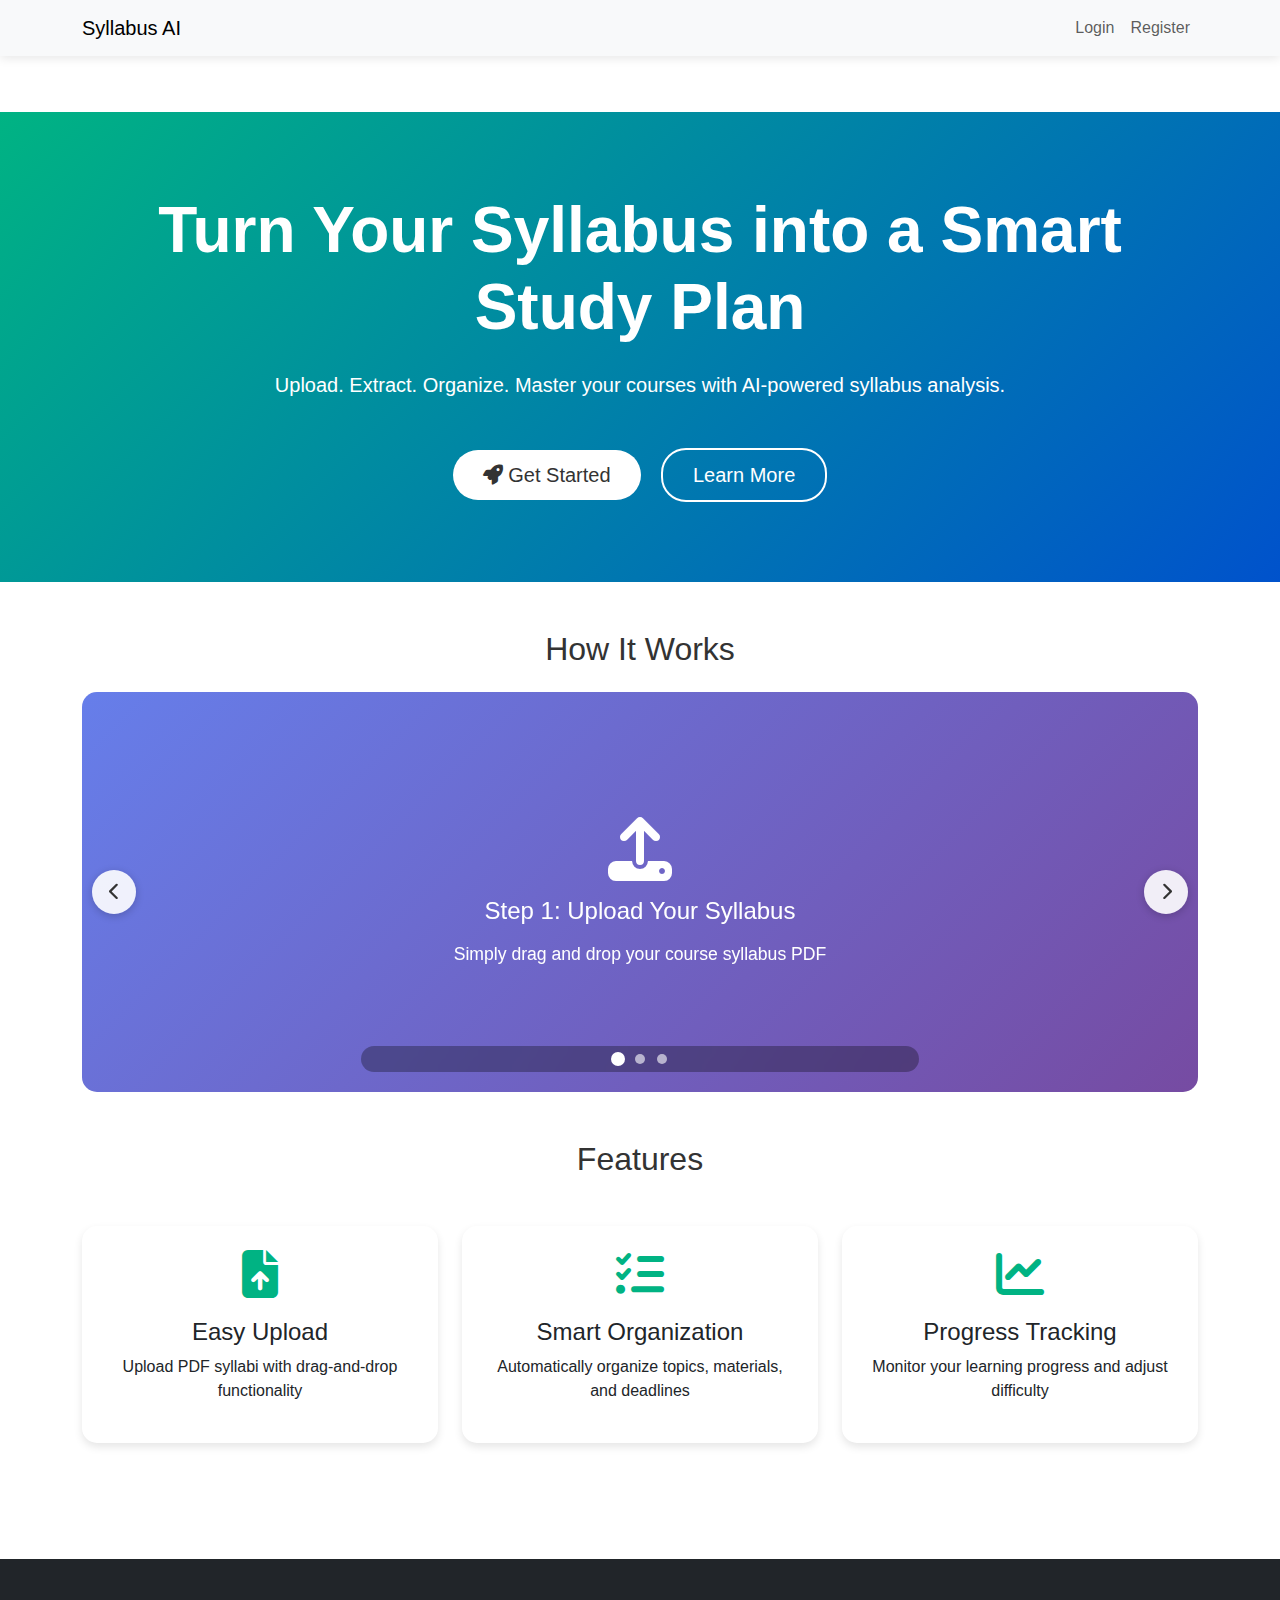
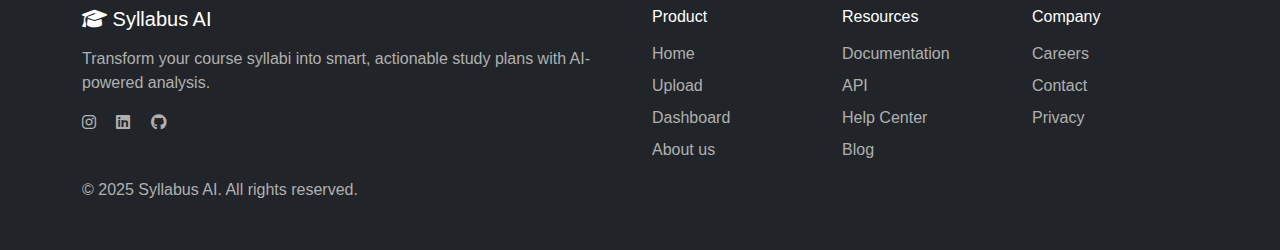
<file: index.html>
<!DOCTYPE html>
<html lang="en">
<head>
    <meta charset="UTF-8">
    <meta name="viewport" content="width=device-width, initial-scale=1.0">
    <title>Syllabus AI - Smart Study Planning</title>
    <link href="https://cdnjs.cloudflare.com/ajax/libs/bootstrap/5.3.0/css/bootstrap.min.css" rel="stylesheet">
    <link href="https://cdnjs.cloudflare.com/ajax/libs/font-awesome/6.4.0/css/all.min.css" rel="stylesheet">
    <link href="css/style.css" rel="stylesheet">
</head>
<body>
    <!-- Navigation -->
    <div id="navbar-container"></div>

    <!-- Home Page -->
    <div id="homePage" class="page-section active">
        <!-- Hero Section -->
        <section class="hero-section">
            <div class="container text-center">
                <h1 class="display-3 fw-bold mb-4">Turn Your Syllabus into a Smart Study Plan</h1>
                <p class="lead mb-5">Upload. Extract. Organize. Master your courses with AI-powered syllabus analysis.</p>
                <a href="register.html" class="btn btn-light btn-lg me-3">
                    <i class="fas fa-rocket"></i> Get Started
                </a>
                <button class="btn btn-outline-light btn-lg" id="learnMoreBtn">Learn More</button>
            </div>
        </section>

       <!-- Custom Carousel -->
        <section class="container my-5">
            <h2 class="text-center mb-4">How It Works</h2>
            <div class="custom-carousel">
                <div class="carousel-slides" id="carouselSlides">
                    <div class="carousel-slide">
                        <div class="carousel-content">
                            <i class="fas fa-upload fa-4x mb-3"></i>
                            <h3>Step 1: Upload Your Syllabus</h3>
                            <p class="mb-0">Simply drag and drop your course syllabus PDF</p>
                        </div>
                    </div>
                    <div class="carousel-slide" style="background: linear-gradient(135deg, #f093fb 0%, #f5576c 100%);">
                        <div class="carousel-content">
                            <i class="fas fa-brain fa-4x mb-3"></i>
                            <h3>Step 2: AI Analysis</h3>
                            <p class="mb-0">Our AI extracts topics, deadlines, and materials</p>
                        </div>
                    </div>
                    <div class="carousel-slide" style="background: linear-gradient(135deg, #4facfe 0%, #00f2fe 100%);">
                        <div class="carousel-content">
                            <i class="fas fa-calendar-check fa-4x mb-3"></i>
                            <h3>Step 3: Organize & Plan</h3>
                            <p class="mb-0">Get a structured study plan tailored to your needs</p>
                        </div>
                    </div>
                </div>
                <div class="carousel-controls">
                    <button class="carousel-btn" id="carouselPrev" aria-label="Previous slide">
                        <i class="fas fa-chevron-left"></i>
                    </button>
                    <button class="carousel-btn" id="carouselNext" aria-label="Next slide">
                        <i class="fas fa-chevron-right"></i>
                    </button>
                </div>
                <div class="carousel-indicators" id="carouselIndicators" aria-label="Carousel navigation"></div>
            </div>
        </section>

        <!-- Features -->
        <section class="container my-5">
            <h2 class="text-center mb-5">Features</h2>
            <div class="row">
                <div class="col-md-4">
                    <div class="card text-center p-4">
                        <i class="fas fa-file-upload feature-icon"></i>
                        <h4>Easy Upload</h4>
                        <p>Upload PDF syllabi with drag-and-drop functionality</p>
                    </div>
                </div>
                <div class="col-md-4">
                    <div class="card text-center p-4">
                        <i class="fas fa-tasks feature-icon"></i>
                        <h4>Smart Organization</h4>
                        <p>Automatically organize topics, materials, and deadlines</p>
                    </div>
                </div>
                <div class="col-md-4">
                    <div class="card text-center p-4">
                        <i class="fas fa-chart-line feature-icon"></i>
                        <h4>Progress Tracking</h4>
                        <p>Monitor your learning progress and adjust difficulty</p>
                    </div>
                </div>
            </div>
        </section>
    </div>

    <!-- Footer Container -->
    <div id="footer-container"></div>

    <!-- Custom Modal -->
    <div class="custom-modal-overlay" id="customModal">
        <div class="custom-modal">
            <span class="custom-modal-close" id="modalClose">&times;</span>
            <h3 id="modalTitle">Modal Title</h3>
            <p id="modalContent">Modal content goes here.</p>
            <button class="btn btn-primary mt-3" id="modalAction">OK</button>
        </div>
    </div>

    <script src="https://cdnjs.cloudflare.com/ajax/libs/jquery/3.7.0/jquery.min.js"></script>
    <script src="https://cdnjs.cloudflare.com/ajax/libs/bootstrap/5.3.0/js/bootstrap.bundle.min.js"></script>
    <script src="js/main.js"></script>
</body>
</html>
</file>
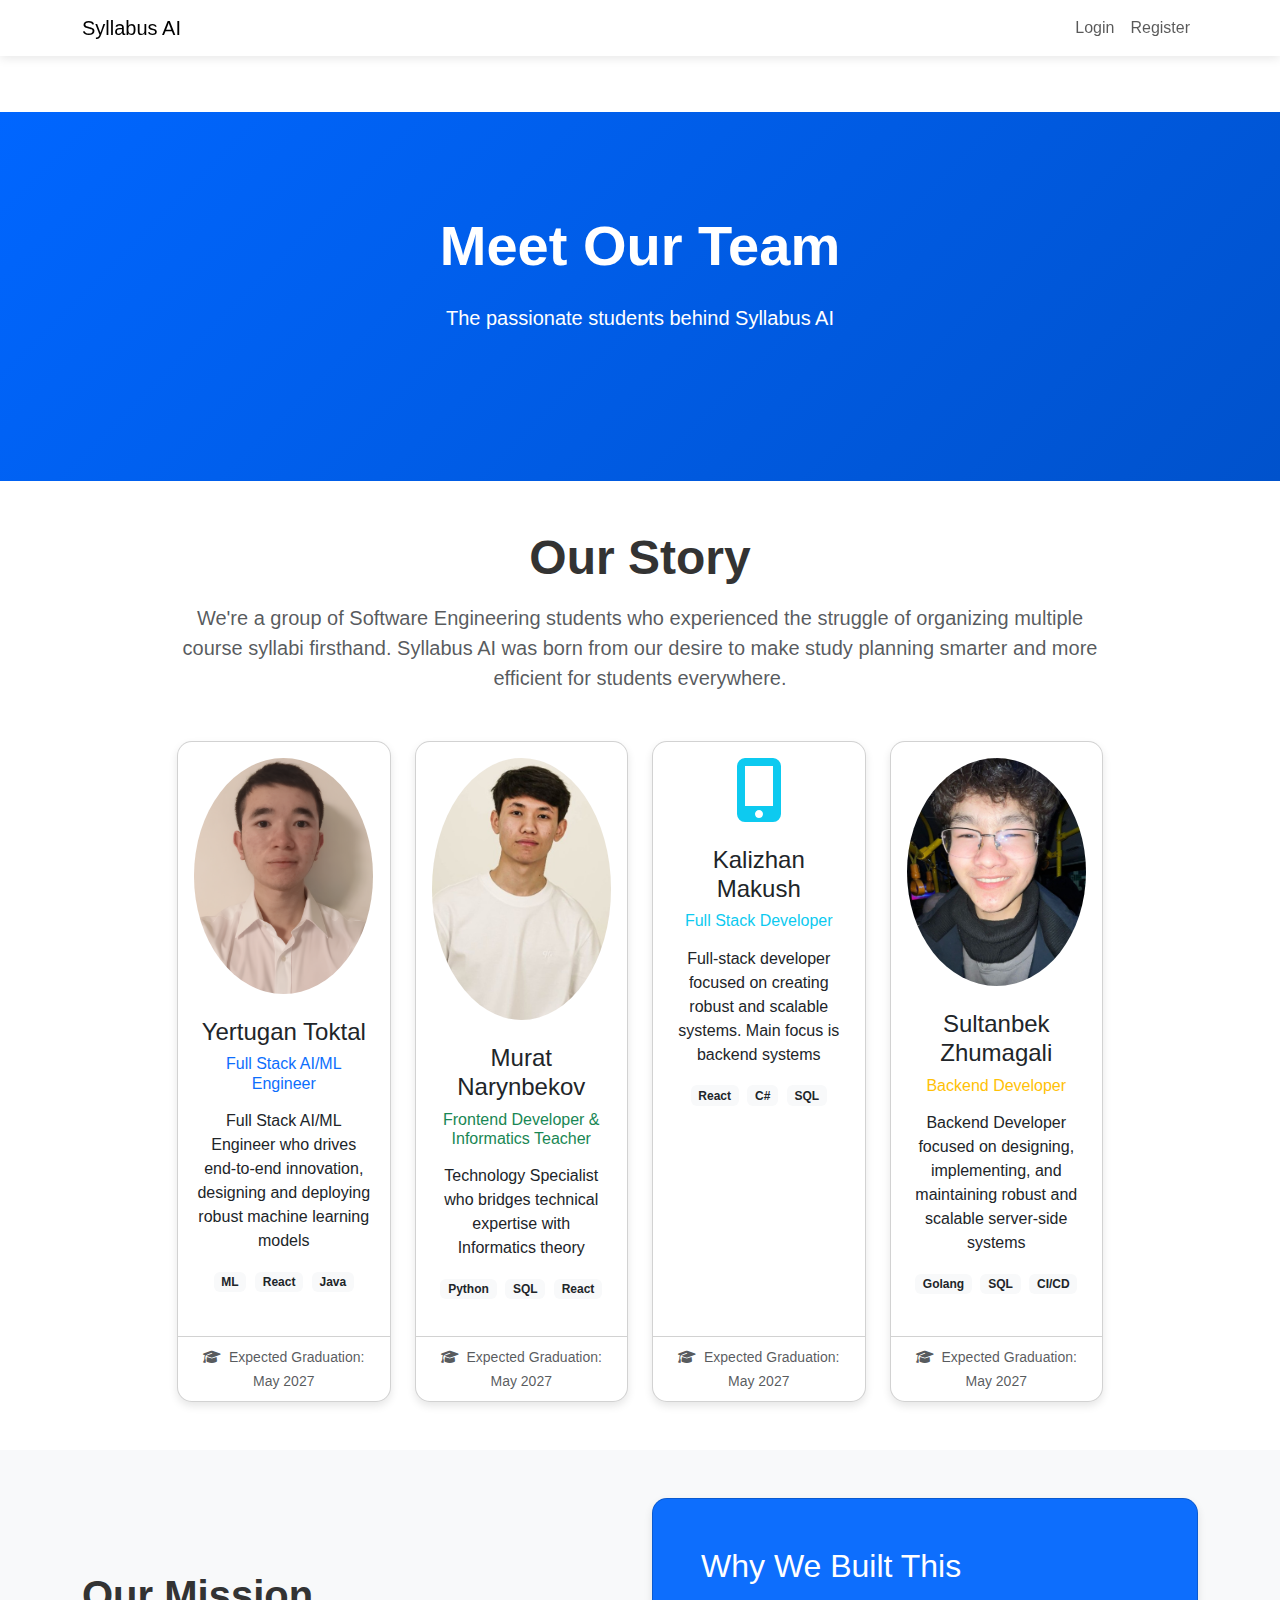
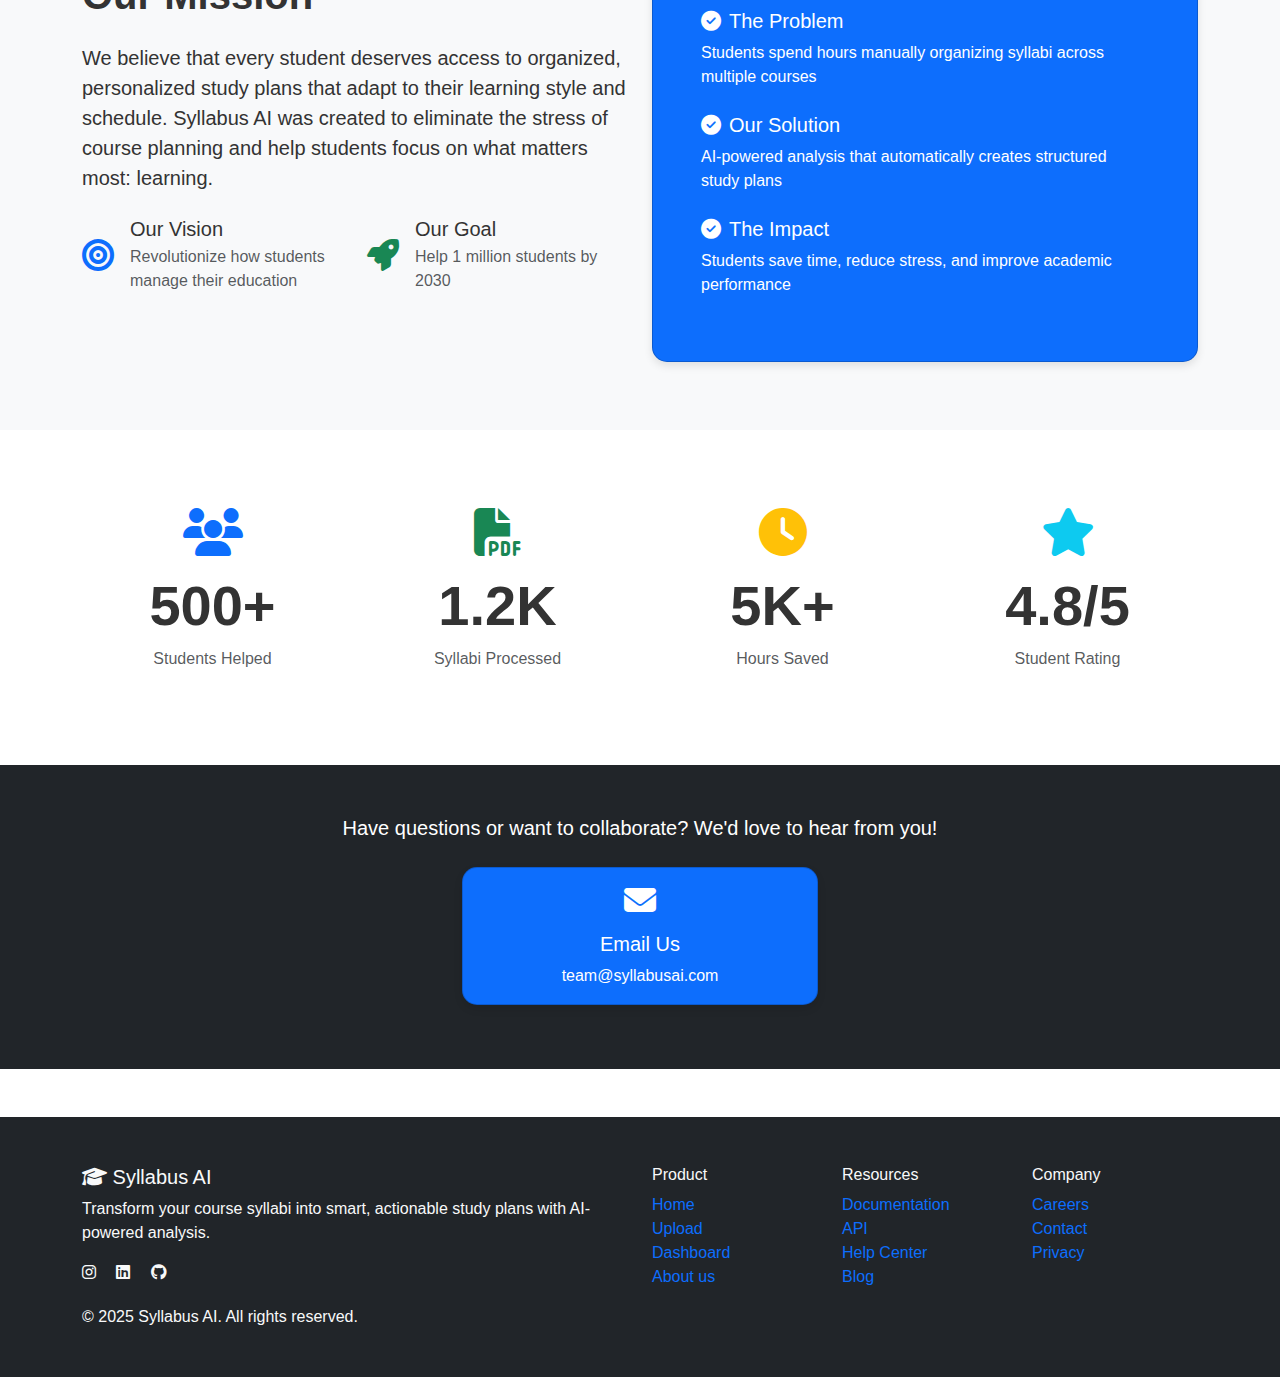
<file: about.html>
<!DOCTYPE html>
<html lang="en">
<head>
    <meta charset="UTF-8">
    <meta name="viewport" content="width=device-width, initial-scale=1.0">
    <title>About Us - Syllabus AI</title>
    <link href="https://cdnjs.cloudflare.com/ajax/libs/bootstrap/5.3.0/css/bootstrap.min.css" rel="stylesheet">
    <link href="https://cdnjs.cloudflare.com/ajax/libs/font-awesome/6.4.0/css/all.min.css" rel="stylesheet">
    <link href="style.css" rel="stylesheet">
</head>
<body>
    <div id="navbar-container"></div>

    <!-- Hero Section -->
    <section class="hero-section">
        <div class="container text-center">
            <h1 class="display-4 fw-bold mb-4">Meet Our Team</h1>
            <p class="lead mb-5">The passionate students behind Syllabus AI</p>
        </div>
    </section>

    <!-- Team Section -->
    <section class="container my-5">
        <div class="row justify-content-center">
            <div class="col-lg-10">
                <div class="text-center mb-5">
                    <h2 class="display-5 fw-bold mb-3">Our Story</h2>
                    <p class="lead text-muted">
                        We're a group of Software Engineering students who experienced the struggle of organizing 
                        multiple course syllabi firsthand.
                        Syllabus AI was born from our desire to make study 
                        planning smarter and more efficient for students everywhere.
                    </p>
                </div>

                <!-- Team Members Grid -->
                <div class="row g-4">
                    <!-- Student 1 -->
                    <div class="col-md-6 col-lg-3">
                        <div class="card team-card h-100 text-center">
                            <div class="card-body">
                                <div class="team-photo mb-4">
                                    <div class="photo-placeholder">
                                        <img src="img/photo1.png" alt="Photo of Yertugan Toktal" class="img-fluid rounded-circle team-member-photo">
                                    </div>
                                </div>
                                <h4 class="card-title">Yertugan Toktal</h4>
                                <h6 class="text-primary mb-3">Full Stack AI/ML Engineer</h6>
                                <p class="card-text">
                                    Full Stack AI/ML Engineer who drives end-to-end innovation, designing and deploying robust machine learning models
                                </p>
                                <div class="skills mt-3">
                                    <span class="badge bg-light text-dark me-1">ML</span>
                                    <span class="badge bg-light text-dark me-1">React</span>
                                    <span class="badge bg-light text-dark">Java</span>
                                </div>
                            </div>
                            <div class="card-footer bg-transparent">
                                <small class="text-muted">
                                    <i class="fas fa-graduation-cap me-1"></i>
                                    Expected Graduation: May 2027
                                </small>
                            </div>
                        </div>
                    </div>

                    <!-- Student 2 -->
                    <div class="col-md-6 col-lg-3">
                        <div class="card team-card h-100 text-center">
                            <div class="card-body">
                                <div class="team-photo mb-4">
                                    <div class="photo-placeholder">
                                        <img src="img/photo2.JPG" alt="Photo of Murat Narynbekov" class="img-fluid rounded-circle team-member-photo">
                                    </div>
                                </div>
                                <h4 class="card-title">Murat Narynbekov</h4>
                                <h6 class="text-success mb-3">Frontend Developer & Informatics Teacher</h6>
                                <p class="card-text">
                                    Technology Specialist who bridges technical expertise with Informatics theory
                                </p>
                                <div class="skills mt-3">
                                    <span class="badge bg-light text-dark me-1">Python</span>
                                    <span class="badge bg-light text-dark me-1">SQL</span>
                                    <span class="badge bg-light text-dark">React</span>
                                </div>
                            </div>
                            <div class="card-footer bg-transparent">
                                <small class="text-muted">
                                    <i class="fas fa-graduation-cap me-1"></i>
                                    Expected Graduation: May 2027
                                </small>
                            </div>
                        </div>
                    </div>


                    <!-- Student 3 -->
                    <div class="col-md-6 col-lg-3">
                        <div class="card team-card h-100 text-center">
                            <div class="card-body">
                                <div class="team-photo mb-4">
                                    <div class="photo-placeholder">
                                        <i class="fas fa-mobile-alt fa-4x text-info"></i>
                                    </div>
                                </div>
                                <h4 class="card-title">Kalizhan Makush</h4>
                                <h6 class="text-info mb-3">Full Stack Developer</h6>
                                <p class="card-text">
                                    Full-stack developer focused on creating robust and scalable systems. Main focus is backend systems
                                </p>
                                <div class="skills mt-3">
                                    <span class="badge bg-light text-dark me-1">React</span>
                                    <span class="badge bg-light text-dark me-1">C#</span>
                                    <span class="badge bg-light text-dark">SQL</span>
                                </div>
                            </div>
                            <div class="card-footer bg-transparent">
                                <small class="text-muted">
                                    <i class="fas fa-graduation-cap me-1"></i>
                                    Expected Graduation: May 2027
                                </small>
                            </div>
                        </div>
                    </div>

                    <!-- Student 4 -->
                    <div class="col-md-6 col-lg-3">
                        <div class="card team-card h-100 text-center">
                            <div class="card-body">
                                <div class="team-photo mb-4">
                                    <div class="photo-placeholder">
                                        <img src="img/photo4.jpg" alt="Photo of Sultanbek Zhumagali" class="img-fluid rounded-circle team-member-photo">
                                    </div>
                                </div>
                                <h4 class="card-title">Sultanbek Zhumagali</h4>
                                <h6 class="text-warning mb-3">Backend Developer</h6>
                                <p class="card-text">
                                    Backend Developer focused on designing, implementing, and maintaining robust and scalable server-side systems
                                </p>
                                <div class="skills mt-3">
                                    <span class="badge bg-light text-dark me-1">Golang</span>
                                    <span class="badge bg-light text-dark me-1">SQL</span>
                                    <span class="badge bg-light text-dark">CI/CD</span>
                                </div>
                            </div>
                            <div class="card-footer bg-transparent">
                                <small class="text-muted">
                                    <i class="fas fa-graduation-cap me-1"></i>
                                    Expected Graduation: May 2027
                                </small>
                            </div>
                        </div>
                    </div>

                </div>
            </div>
        </div>
    </section>

    <!-- Mission Section -->
    <section class="bg-light py-5">
        <div class="container">
            <div class="row align-items-center">
                <div class="col-lg-6">
                    <h2 class="display-6 fw-bold mb-4">Our Mission</h2>
                    <p class="lead mb-4">
                        We believe that every student deserves access to organized, personalized study plans 
                        that adapt to their learning style and schedule. Syllabus AI was created to eliminate 
                        the stress of course planning and help students focus on what matters most: learning.
                    </p>
                    <div class="row">
                        <div class="col-sm-6">
                            <div class="d-flex align-items-center mb-3">
                                <i class="fas fa-bullseye text-primary fa-2x me-3"></i>
                                <div>
                                    <h5 class="mb-1">Our Vision</h5>
                                    <p class="text-muted mb-0">Revolutionize how students manage their education</p>
                                </div>
                            </div>
                        </div>
                        <div class="col-sm-6">
                            <div class="d-flex align-items-center mb-3">
                                <i class="fas fa-rocket text-success fa-2x me-3"></i>
                                <div>
                                    <h5 class="mb-1">Our Goal</h5>
                                    <p class="text-muted mb-0">Help 1 million students by 2030</p>
                                </div>
                            </div>
                        </div>
                    </div>
                </div>
                <div class="col-lg-6">
                    <div class="card bg-primary text-white">
                        <div class="card-body p-5">
                            <h3 class="card-title h2 mb-4">Why We Built This</h3>
                            <div class="mb-4">
                                <h5><i class="fas fa-check-circle me-2"></i>The Problem</h5>
                                <p>Students spend hours manually organizing syllabi across multiple courses</p>
                            </div>
                            <div class="mb-4">
                                <h5><i class="fas fa-check-circle me-2"></i>Our Solution</h5>
                                <p>AI-powered analysis that automatically creates structured study plans</p>
                            </div>
                            <div>
                                <h5><i class="fas fa-check-circle me-2"></i>The Impact</h5>
                                <p>Students save time, reduce stress, and improve academic performance</p>
                            </div>
                        </div>
                    </div>
                </div>
            </div>
        </div>
    </section>

    <!-- Stats Section -->
    <section class="container my-5">
        <div class="row text-center">
            <div class="col-md-3">
                <div class="stats-card">
                    <i class="fas fa-users fa-3x text-primary mb-3"></i>
                    <h2 class="display-4 fw-bold">500+</h2>
                    <p class="text-muted">Students Helped</p>
                </div>
            </div>
            <div class="col-md-3">
                <div class="stats-card">
                    <i class="fas fa-file-pdf fa-3x text-success mb-3"></i>
                    <h2 class="display-4 fw-bold">1.2K</h2>
                    <p class="text-muted">Syllabi Processed</p>
                </div>
            </div>
            <div class="col-md-3">
                <div class="stats-card">
                    <i class="fas fa-clock fa-3x text-warning mb-3"></i>
                    <h2 class="display-4 fw-bold">5K+</h2>
                    <p class="text-muted">Hours Saved</p>
                </div>
            </div>
            <div class="col-md-3">
                <div class="stats-card">
                    <i class="fas fa-star fa-3x text-info mb-3"></i>
                    <h2 class="display-4 fw-bold">4.8/5</h2>
                    <p class="text-muted">Student Rating</p>
                </div>
            </div>
        </div>
    </section>

    <!-- Contact Section -->
    <section class="bg-dark text-white py-5">
        <div class="container">
            <div class="row justify-content-center">
                <div class="col-lg-8 text-center">
                    <p class="lead mb-4">
                        Have questions or want to collaborate? We'd love to hear from you!
                    </p>
                    <div class="row justify-content-center">
                        <div class="col-md-6">
                            <div class="card bg-primary text-white mb-3">
                                <div class="card-body">
                                    <i class="fas fa-envelope fa-2x mb-3"></i>
                                    <h5>Email Us</h5>
                                    <p class="mb-0">team@syllabusai.com</p>
                                </div>
                            </div>
                        </div>
                    </div>
                </div>
            </div>
        </div>
    </section>

    <!-- Footer -->
    <div id="footer-container"></div>

    <!-- Custom Modal -->
    <div class="custom-modal-overlay" id="customModal">
        <div class="custom-modal">
            <span class="custom-modal-close" id="modalClose">&times;</span>
            <h3 id="modalTitle">Modal Title</h3>
            <p id="modalContent">Modal content goes here.</p>
            <button class="btn btn-primary mt-3" id="modalAction">OK</button>
        </div>
    </div>

    <script src="https://cdnjs.cloudflare.com/ajax/libs/jquery/3.7.0/jquery.min.js"></script>
    <script src="https://cdnjs.cloudflare.com/ajax/libs/bootstrap/5.3.0/js/bootstrap.bundle.min.js"></script>
    <script src="js/main.js"></script>
</body>
</html>
</file>
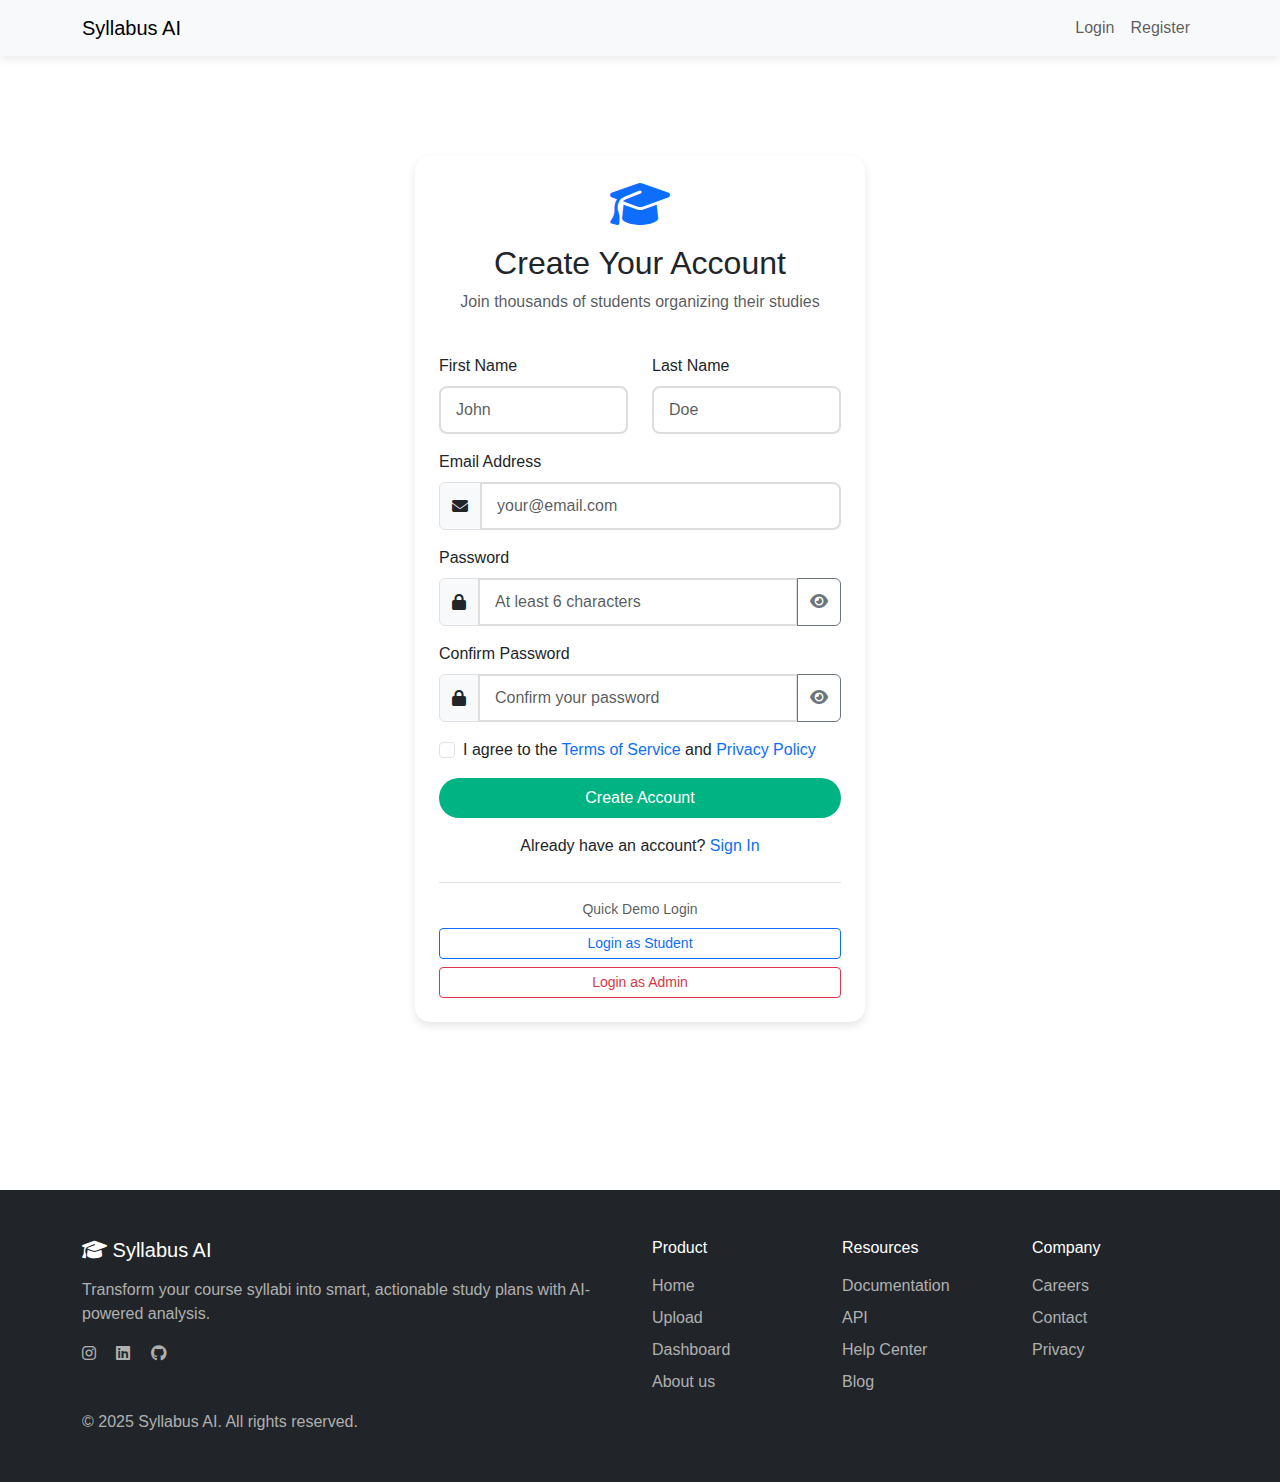
<file: register.html>
<!DOCTYPE html>
<html lang="en">
  <head>
    <meta charset="UTF-8" />
    <meta name="viewport" content="width=device-width, initial-scale=1.0" />
    <title>Register - Syllabus AI</title>
    <link
      href="https://cdnjs.cloudflare.com/ajax/libs/bootstrap/5.3.0/css/bootstrap.min.css"
      rel="stylesheet"
    />
    <link
      href="https://cdnjs.cloudflare.com/ajax/libs/font-awesome/6.4.0/css/all.min.css"
      rel="stylesheet"
    />
    <link href="css/style.css" rel="stylesheet" />
  </head>
  <body>
    <div id="navbar-container"></div>

    <div class="auth-container">
      <div class="card p-4">
        <div class="text-center mb-4">
          <i class="fas fa-graduation-cap fa-3x text-primary mb-3"></i>
          <h2>Create Your Account</h2>
          <p class="text-muted">
            Join thousands of students organizing their studies
          </p>
        </div>

        <form id="registerForm" class="needs-validation" novalidate>
          <div class="row">
            <div class="col-md-6 mb-3">
              <label for="regFirstName" class="form-label">First Name</label>
              <input
                type="text"
                class="form-control"
                id="regFirstName"
                placeholder="John"
                required
              />
              <div class="invalid-feedback">
                Please enter your first name.
              </div>
            </div>

            <div class="col-md-6 mb-3">
              <label for="regLastName" class="form-label">Last Name</label>
              <input
                type="text"
                class="form-control"
                id="regLastName"
                placeholder="Doe"
                required
              />
              <div class="invalid-feedback">
                Please enter your last name.
              </div>
            </div>
          </div>

          <div class="mb-3">
            <label for="regEmail" class="form-label">Email Address</label>
            <div class="input-group">
              <span class="input-group-text"
                ><i class="fas fa-envelope"></i
              ></span>
              <input
                type="email"
                class="form-control"
                id="regEmail"
                placeholder="your@email.com"
                required
              />
            </div>
            <div class="invalid-feedback">
              Please enter a valid email address.
            </div>
          </div>

          <div class="mb-3">
            <label for="regPassword" class="form-label">Password</label>
            <div class="input-group">
              <span class="input-group-text"><i class="fas fa-lock"></i></span>
              <input
                type="password"
                class="form-control"
                id="regPassword"
                minlength="6"
                placeholder="At least 6 characters"
                required
              />
              <button
                type="button"
                class="btn btn-outline-secondary toggle-password"
                data-target="regPassword"
              >
                <i class="fas fa-eye"></i>
              </button>
            </div>
            <div class="invalid-feedback">
              Password must be at least 6 characters long.
            </div>
          </div>

          <div class="mb-3">
            <label for="regConfirmPassword" class="form-label"
              >Confirm Password</label
            >
            <div class="input-group">
              <span class="input-group-text"><i class="fas fa-lock"></i></span>
              <input
                type="password"
                class="form-control"
                id="regConfirmPassword"
                placeholder="Confirm your password"
                required
              />
              <button
                type="button"
                class="btn btn-outline-secondary toggle-password"
                data-target="regConfirmPassword"
              >
                <i class="fas fa-eye"></i>
              </button>
            </div>
            <div class="invalid-feedback">Passwords must match.</div>
          </div>

          <div class="form-check mb-3">
            <input
              class="form-check-input"
              type="checkbox"
              id="agreeTerms"
              required
            />
            <label class="form-check-label" for="agreeTerms">
              I agree to the
              <a href="#" class="text-decoration-none">Terms of Service</a> and
              <a href="#" class="text-decoration-none">Privacy Policy</a>
            </label>
            <div class="invalid-feedback">You must agree to the terms.</div>
          </div>

          <button
            type="submit"
            class="btn btn-primary w-100 py-2"
            id="registerBtn"
          >
            <span
              class="spinner-border spinner-border-sm me-2 d-none"
              id="registerSpinner"
            ></span>
            Create Account
          </button>
        </form>

        <div class="text-center mt-3">
          <p class="mb-0">
            Already have an account?
            <a href="login.html" class="text-decoration-none">Sign In</a>
          </p>
        </div>

        <div class="mt-4 pt-3 border-top">
          <p class="text-center text-muted small mb-2">Quick Demo Login</p>
          <div class="d-grid gap-2">
            <button
              type="button"
              class="btn btn-outline-primary btn-sm demo-login"
              data-email="student@university.edu"
              data-password="student123"
            >
              Login as Student
            </button>
            <button
              type="button"
              class="btn btn-outline-danger btn-sm demo-login"
              data-email="admin@syllabusai.com"
              data-password="admin123"
            >
              Login as Admin
            </button>
          </div>
        </div>
      </div>
    </div>

    <div id="footer-container"></div>
    
    <div class="custom-modal-overlay" id="customModal">
      <div class="custom-modal">
        <span class="custom-modal-close" id="modalClose">&times;</span>
        <h3 id="modalTitle">Modal Title</h3>
        <p id="modalContent">Modal content goes here.</p>
        <button class="btn btn-primary mt-3" id="modalAction">OK</button>
      </div>
    </div>

    <script src="https://cdnjs.cloudflare.com/ajax/libs/jquery/3.7.0/jquery.min.js"></script>
    <script src="https://cdnjs.cloudflare.com/ajax/libs/bootstrap/5.3.0/js/bootstrap.bundle.min.js"></script>
    <script src="js/main.js"></script>
    <script src="js/api.js"></script>
    <script src="js/register.js"></script>
  </body>
</html>
</file>
<file: css/style.css>
:root {
    --primary-color: #00b383; /* A vibrant, professional Teal/Green */
    --secondary-color: #f5f7fa; /* Light background for light mode (unchanged) */
    --text-color: #333; /* Dark text for light mode (unchanged) */
    --dark-bg: #1a1a1a; /* Very dark background (unchanged) */
    --dark-text: #e0e0e0; /* Light text for dark mode (unchanged) */
    --dark-card: #2d2d2d; /* Dark card/element background (unchanged) */
    --dark-border: #444; /* Dark border color (unchanged) */
    --dark-input-bg: #383838; /* Dark input background (unchanged) */
    --dark-input-text: #f0f0f0; /* Light input text (unchanged) */
    --dark-muted-text: #b0b0b0; /* Muted text for dark mode (unchanged) */
}


body {
    font-family: 'Segoe UI', Tahoma, Geneva, Verdana, sans-serif;
    color: var(--text-color);
    transition: background-color 0.3s, color 0.3s;
    background-color: white;
    min-height: 100vh;
}

body.dark-mode {
    background-color: var(--dark-bg);
    color: var(--dark-text);
}

/* Navigation */
.navbar {
    box-shadow: 0 2px 10px rgba(0,0,0,0.1);
    background-color: #f8f9fa !important;
}

body.dark-mode .navbar {
    background-color: var(--dark-card) !important;
    border-bottom: 1px solid var(--dark-border);
}

body.dark-mode .navbar-brand,
body.dark-mode .nav-link {
    color: var(--dark-text) !important;
}

body.dark-mode .nav-link:hover {
    color: var(--primary-color) !important;
}

/* Cards */
.card {
    border-radius: 15px;
    box-shadow: 0 4px 8px rgba(0,0,0,0.1);
    transition: transform 0.3s, box-shadow 0.3s;
    margin-bottom: 20px;
    border: 1px solid #dee2e6;
    background-color: white;
}

body.dark-mode .card {
    background-color: var(--dark-card);
    color: var(--dark-text);
    border-color: var(--dark-border);
    box-shadow: 0 4px 8px rgba(0,0,0,0.3);
}

.card:hover {
    transform: translateY(-5px);
    box-shadow: 0 8px 16px rgba(0,0,0,0.2);
}

/* Buttons */
.btn-primary {
    background-color: var(--primary-color);
    border: none;
    border-radius: 25px;
    padding: 10px 30px;
    transition: all 0.3s;
    color: white;
}

.btn-primary:hover {
    background-color: #0052cc;
    transform: scale(1.05);
    color: white;
}

body.dark-mode .btn-primary {
    background-color: var(--primary-color);
    color: white;
}

body.dark-mode .btn-outline-primary {
    color: var(--primary-color);
    border-color: var(--primary-color);
}

body.dark-mode .btn-outline-primary:hover {
    background-color: var(--primary-color);
    color: white;
}

/* Hero Section Buttons */
.hero-section .btn-light {
    background-color: white;
    color: #333;
    border: none;
    border-radius: 25px;
    padding: 10px 30px;
    transition: all 0.3s;
}

.hero-section .btn-light:hover {
    background-color: #f8f9fa;
    transform: scale(1.05);
    color: #333;
}

body.dark-mode .hero-section .btn-light {
    background-color: #333;
    color: white;
}

body.dark-mode .hero-section .btn-light:hover {
    background-color: #444;
    color: white;
}

.hero-section .btn-outline-light {
    background-color: transparent;
    color: white;
    border: 2px solid white;
    border-radius: 25px;
    padding: 10px 30px;
    transition: all 0.3s;
}

.hero-section .btn-outline-light:hover {
    background-color: white;
    color: var(--primary-color);
    transform: scale(1.05);
}

body.dark-mode .hero-section .btn-outline-light {
    background-color: transparent;
    color: white;
    border: 2px solid white;
}

body.dark-mode .hero-section .btn-outline-light:hover {
    background-color: white;
    color: #333;
}

/* Forms */
.form-control, .form-select {
    border: 2px solid #ddd;
    border-radius: 8px;
    padding: 10px 15px;
    background-color: white;
    color: var(--text-color);
}

body.dark-mode .form-control,
body.dark-mode .form-select {
    background-color: var(--dark-input-bg);
    color: var(--dark-input-text);
    border-color: var(--dark-border);
}

body.dark-mode .form-control::placeholder {
    color: var(--dark-muted-text);
}

body.dark-mode .input-group-text {
    background-color: var(--dark-card);
    border-color: var(--dark-border);
    color: var(--dark-text);
}

/* Text Colors */
body.dark-mode .text-muted {
    color: var(--dark-muted-text) !important;
}

body.dark-mode .text-dark {
    color: var(--dark-text) !important;
}

body.dark-mode .text-black {
    color: var(--dark-text) !important;
}

body.dark-mode .text-secondary {
    color: var(--dark-muted-text) !important;
}

/* Lists */
.list-group-item {
    border-radius: 10px;
    margin-bottom: 10px;
    border: 1px solid #ddd;
    background-color: white;
    color: var(--text-color);
}

body.dark-mode .list-group-item {
    background-color: var(--dark-card);
    border-color: var(--dark-border);
    color: var(--dark-text);
}

/* Badges */
.difficulty-badge {
    padding: 5px 15px;
    border-radius: 20px;
    font-size: 0.85rem;
    font-weight: 600;
}

.difficulty-easy { background-color: #28a745; color: white; }
.difficulty-medium { background-color: #ffc107; color: #333; }
.difficulty-hard { background-color: #dc3545; color: white; }

body.dark-mode .difficulty-medium {
    color: #333 !important;
}

/* Hero Section */
.hero-section {
    background: linear-gradient(135deg, var(--primary-color), #0052cc);
    color: white;
    padding: 100px 0;
    margin-top: 56px;
}

body.dark-mode .hero-section {
    background: linear-gradient(135deg, #0044cc, #003399);
}

/* Feature Icons */
.feature-icon {
    font-size: 3rem;
    color: var(--primary-color);
    margin-bottom: 20px;
}

body.dark-mode .feature-icon {
    color: var(--primary-color);
}

/* Progress */
.progress {
    height: 25px;
    border-radius: 15px;
    background-color: #e9ecef;
}

body.dark-mode .progress {
    background-color: var(--dark-input-bg);
}

/* Theme Toggle */
.theme-toggle {
    cursor: pointer;
    font-size: 1.2rem;
    padding: 5px 10px;
    color: var(--text-color);
}

body.dark-mode .theme-toggle {
    color: var(--dark-text);
}

/* Custom Modal */
.custom-modal-overlay {
    display: none;
    position: fixed;
    top: 0;
    left: 0;
    width: 100%;
    height: 100%;
    background-color: rgba(0,0,0,0.7);
    z-index: 9999;
    justify-content: center;
    align-items: center;
}

.custom-modal-overlay.active {
    display: flex;
}

.custom-modal {
    background: white;
    border-radius: 15px;
    padding: 30px;
    max-width: 500px;
    width: 90%;
    box-shadow: 0 10px 40px rgba(0,0,0,0.3);
    transform: scale(0.7);
    opacity: 0;
    transition: all 0.3s;
    color: var(--text-color);
}

body.dark-mode .custom-modal {
    background-color: var(--dark-card);
    color: var(--dark-text);
}

.custom-modal-overlay.active .custom-modal {
    transform: scale(1);
    opacity: 1;
}

.custom-modal-close {
    float: right;
    font-size: 1.5rem;
    cursor: pointer;
    color: #999;
}

.custom-modal-close:hover {
    color: #333;
}

body.dark-mode .custom-modal-close {
    color: var(--dark-muted-text);
}

body.dark-mode .custom-modal-close:hover {
    color: var(--dark-text);
}

/* Custom Carousel */
.custom-carousel {
    position: relative;
    overflow: hidden;
    border-radius: 15px;
    height: 400px;
    background: #f8f9fa;
    touch-action: pan-y;
}

body.dark-mode .custom-carousel {
    background: var(--dark-card);
}

.carousel-slides {
    display: flex;
    transition: transform 0.5s ease-in-out;
    height: 100%;
    width: 100%;
    cursor: grab;
}

.carousel-slides:active {
    cursor: grabbing;
}

.carousel-slide {
    min-width: 100%;
    display: flex;
    align-items: center;
    justify-content: center;
    background: linear-gradient(135deg, #667eea 0%, #764ba2 100%);
    color: white;
    font-size: 2rem;
    padding: 40px;
    text-align: center;
    flex-shrink: 0;
    user-select: none;
}

.carousel-controls {
    position: absolute;
    top: 50%;
    width: 100%;
    display: flex;
    justify-content: space-between;
    transform: translateY(-50%);
    padding: 0 20px;
    pointer-events: none;
    z-index: 10;
}

.carousel-btn {
    background-color: rgba(255,255,255,0.8);
    border: none;
    border-radius: 50%;
    width: 50px;
    height: 50px;
    cursor: pointer;
    font-size: 1.2rem;
    transition: all 0.3s;
    color: #333;
    display: flex;
    align-items: center;
    justify-content: center;
    pointer-events: auto;
    box-shadow: 0 2px 10px rgba(0,0,0,0.2);
    touch-action: manipulation;
}

.carousel-btn:hover {
    background-color: rgba(255,255,255,0.95);
    transform: scale(1.1);
    box-shadow: 0 4px 15px rgba(0,0,0,0.3);
}

body.dark-mode .carousel-btn {
    background-color: rgba(255,255,255,0.2);
    color: white;
}

body.dark-mode .carousel-btn:hover {
    background-color: rgba(255,255,255,0.3);
}

/* Enhanced Carousel Indicators */
.carousel-indicators {
    position: absolute;
    bottom: 20px;
    left: 50%;
    transform: translateX(-50%);
    display: flex;
    justify-content: center;
    gap: 12px;
    z-index: 10;
    margin: 0;
    padding: 0;
    width: auto;
}

.carousel-indicator {
    width: 12px;
    height: 12px;
    border-radius: 50%;
    background-color: rgba(255, 255, 255, 0.5);
    cursor: pointer;
    transition: all 0.3s ease;
    pointer-events: auto;
    touch-action: manipulation;
    border: 2px solid transparent;
    flex-shrink: 0;
}

.carousel-indicator.active {
    background-color: white;
    transform: scale(1.3);
    border-color: rgba(255, 255, 255, 0.8);
}

.carousel-indicator:hover {
    background-color: rgba(255, 255, 255, 0.8);
    transform: scale(1.2);
}

/* Mobile responsive indicators */
@media (max-width: 768px) {
    .carousel-indicators {
        bottom: 15px;
        gap: 8px;
    }
    
    .carousel-indicator {
        width: 10px;
        height: 10px;
    }
    
    .carousel-indicator.active {
        transform: scale(1.2);
    }
    
    .custom-carousel {
        height: 300px;
    }
    
    .carousel-slide {
        font-size: 1.5rem;
        padding: 20px;
    }
}

/* Search */
.search-container {
    position: relative;
    margin-bottom: 20px;
}

.search-input {
    width: 100%;
    padding: 12px 45px 12px 15px;
    border: 2px solid #ddd;
    border-radius: 25px;
    font-size: 1rem;
    background-color: white;
    color: var(--text-color);
}

body.dark-mode .search-input {
    background-color: var(--dark-input-bg);
    color: var(--dark-input-text);
    border-color: var(--dark-border);
}

.search-icon {
    position: absolute;
    right: 15px;
    top: 50%;
    transform: translateY(-50%);
    color: #999;
}

body.dark-mode .search-icon {
    color: var(--dark-muted-text);
}

/* Filter Buttons */
.filter-buttons {
    display: flex;
    gap: 10px;
    margin-bottom: 20px;
    flex-wrap: wrap;
}

.filter-btn {
    padding: 8px 20px;
    border: 2px solid var(--primary-color);
    background: white;
    color: var(--primary-color);
    border-radius: 20px;
    cursor: pointer;
    transition: all 0.3s;
}

body.dark-mode .filter-btn {
    background-color: var(--dark-card);
    color: var(--primary-color);
    border-color: var(--primary-color);
}

.filter-btn.active {
    background-color: var(--primary-color);
    color: white;
}

body.dark-mode .filter-btn.active {
    background-color: var(--primary-color);
    color: white;
}

/* Stats Cards */
.stats-card {
    text-align: center;
    padding: 30px;
}

.stats-number {
    font-size: 3rem;
    font-weight: bold;
    color: var(--primary-color);
}

body.dark-mode .stats-number {
    color: var(--primary-color);
}

/* Page Sections */
.page-section {
    display: none;
}

.page-section.active {
    display: block;
}

/* Auth Container */
.auth-container {
    max-width: 450px;
    margin: 100px auto;
}

/* Upload Zone */
.upload-zone {
    border: 3px dashed #ddd;
    border-radius: 15px;
    padding: 60px 20px;
    text-align: center;
    cursor: pointer;
    transition: all 0.3s;
    background-color: #f8f9fa;
}

.upload-zone:hover {
    border-color: var(--primary-color);
    background-color: rgba(0, 102, 255, 0.05);
}

.upload-zone.dragover {
    border-color: var(--primary-color);
    background-color: rgba(0, 102, 255, 0.1);
}

body.dark-mode .upload-zone {
    border-color: var(--dark-border);
    background-color: var(--dark-card);
}

body.dark-mode .upload-zone:hover {
    border-color: var(--primary-color);
    background-color: rgba(0, 102, 255, 0.1);
}

/* Alerts */
.alert {
    border: 1px solid transparent;
    border-radius: 10px;
}

.alert-info {
    background-color: #d1ecf1;
    border-color: #bee5eb;
    color: #0c5460;
}

body.dark-mode .alert-info {
    background-color: rgba(13, 110, 253, 0.2);
    border-color: rgba(13, 110, 253, 0.3);
    color: var(--dark-text);
}

/* Tables */
.table {
    color: var(--text-color);
}

body.dark-mode .table {
    color: var(--dark-text);
}

body.dark-mode .table th {
    background-color: rgba(0, 102, 255, 0.1);
    border-color: var(--dark-border);
    color: var(--dark-text);
}

body.dark-mode .table td {
    border-color: var(--dark-border);
    background-color: var(--dark-card);
}

/* Footer */
footer {
    background-color: #343a40 !important;
    color: white;
}

body.dark-mode footer {
    background-color: #1a1a1a !important;
    border-top: 1px solid var(--dark-border);
}

/* Dashboard Specific */
body.dark-mode .bg-primary {
    background: linear-gradient(135deg, #0044cc, #003399) !important;
}

body.dark-mode .bg-light {
    background-color: var(--dark-card) !important;
    color: var(--dark-text) !important;
}

body.dark-mode .bg-white {
    background-color: var(--dark-card) !important;
}

body.dark-mode .bg-opacity-25 {
    background-color: rgba(255, 255, 255, 0.1) !important;
}

/* Topic Completion */
.topic-item.completed {
    background-color: rgba(40, 167, 69, 0.1);
    border-left: 4px solid #28a745;
}

body.dark-mode .topic-item.completed {
    background-color: rgba(40, 167, 69, 0.2);
    border-left-color: #28a745;
}

.topic-item.completed h5 {
    text-decoration: line-through;
    color: #6c757d;
}

body.dark-mode .topic-item.completed h5 {
    color: var(--dark-muted-text);
}

/* Responsive */
@media (max-width: 768px) {
    .hero-section {
        padding: 60px 0;
    }
    
    .auth-container {
        margin: 80px 20px;
    }
}

/* Print Styles */
@media print {
    .navbar,
    .btn,
    .custom-modal-overlay,
    .search-container,
    .filter-buttons {
        display: none !important;
    }
    
    .card {
        border: 1px solid #000 !important;
        box-shadow: none !important;
    }
}

/* Utility Classes for Dark Mode */
body.dark-mode .border-top {
    border-top-color: var(--dark-border) !important;
}

body.dark-mode .border-bottom {
    border-bottom-color: var(--dark-border) !important;
}

body.dark-mode .border {
    border-color: var(--dark-border) !important;
}

/* Ensure all text is visible in dark mode */
body.dark-mode * {
    color: inherit;
}

/* Fix for any remaining black text */
body.dark-mode .card-title,
body.dark-mode .card-text,
body.dark-mode h1,
body.dark-mode h2,
body.dark-mode h3,
body.dark-mode h4,
body.dark-mode h5,
body.dark-mode h6,
body.dark-mode p,
body.dark-mode span,
body.dark-mode label,
body.dark-mode small {
    color: var(--dark-text) !important;
}

/* Specific fix for form labels */
body.dark-mode .form-label {
    color: var(--dark-text) !important;
}

/* Fix for dropdown menus */
body.dark-mode .dropdown-menu {
    background-color: var(--dark-card);
    border-color: var(--dark-border);
}

body.dark-mode .dropdown-item {
    color: var(--dark-text);
}

body.dark-mode .dropdown-item:hover {
    background-color: var(--dark-input-bg);
    color: var(--dark-text);
}

body.dark-mode .dropdown-header {
    color: var(--dark-muted-text);
}

body.dark-mode .dropdown-divider {
    border-color: var(--dark-border);
}

/* Enhanced Carousel Styles for Mobile */
.custom-carousel {
    position: relative;
    overflow: hidden;
    border-radius: 15px;
    height: 400px;
    background: #f8f9fa;
    touch-action: pan-y pinch-zoom;
    -webkit-user-select: none;
    -moz-user-select: none;
    -ms-user-select: none;
    user-select: none;
}

body.dark-mode .custom-carousel {
    background: var(--dark-card);
}

.carousel-slides {
    display: flex;
    transition: transform 0.4s cubic-bezier(0.25, 0.46, 0.45, 0.94);
    height: 100%;
    width: 100%;
    cursor: grab;
    will-change: transform;
}

.carousel-slides.sliding {
    transition: transform 0.4s cubic-bezier(0.25, 0.46, 0.45, 0.94);
}

.carousel-slides:active {
    cursor: grabbing;
}

.carousel-slide {
    min-width: 100%;
    display: flex;
    align-items: center;
    justify-content: center;
    background: linear-gradient(135deg, #667eea 0%, #764ba2 100%);
    color: white;
    font-size: clamp(1.5rem, 4vw, 2rem);
    padding: 40px 20px;
    text-align: center;
    flex-shrink: 0;
    user-select: none;
    -webkit-user-select: none;
    -webkit-touch-callout: none;
    -webkit-tap-highlight-color: transparent;
}

.carousel-content {
    max-width: 90%;
    pointer-events: none;
}

.carousel-content i {
    font-size: clamp(3rem, 10vw, 4rem);
    margin-bottom: 1rem;
}

.carousel-content h3 {
    font-size: clamp(1.25rem, 5vw, 1.5rem);
    margin-bottom: 1rem;
}

.carousel-content p {
    font-size: clamp(1rem, 4vw, 1.1rem);
    line-height: 1.4;
}

/* Improved Carousel Controls for Mobile */
.carousel-controls {
    position: absolute;
    top: 50%;
    width: 100%;
    display: flex;
    justify-content: space-between;
    transform: translateY(-50%);
    padding: 0 10px;
    pointer-events: none;
    z-index: 20;
}

.carousel-btn {
    background-color: rgba(255,255,255,0.9);
    border: none;
    border-radius: 50%;
    width: 44px;
    height: 44px;
    cursor: pointer;
    font-size: 1.1rem;
    transition: all 0.3s;
    color: #333;
    display: flex;
    align-items: center;
    justify-content: center;
    pointer-events: auto;
    box-shadow: 0 2px 8px rgba(0,0,0,0.2);
    touch-action: manipulation;
    -webkit-tap-highlight-color: transparent;
}

.carousel-btn:hover {
    background-color: rgba(255,255,255,0.95);
    transform: scale(1.1);
    box-shadow: 0 4px 12px rgba(0,0,0,0.3);
}

body.dark-mode .carousel-btn {
    background-color: rgba(255,255,255,0.2);
    color: white;
}

body.dark-mode .carousel-btn:hover {
    background-color: rgba(255,255,255,0.3);
}

/* Enhanced Carousel Indicators */
.carousel-indicators {
    position: absolute;
    bottom: 20px;
    left: 50%;
    transform: translateX(-50%);
    display: flex;
    justify-content: center;
    gap: 12px;
    z-index: 20;
    margin: 0;
    padding: 8px 12px;
    background: rgba(0, 0, 0, 0.3);
    border-radius: 20px;
    backdrop-filter: blur(10px);
}

.carousel-indicator {
    width: 10px;
    height: 10px;
    border-radius: 50%;
    background-color: rgba(255, 255, 255, 0.6);
    cursor: pointer;
    transition: all 0.3s ease;
    pointer-events: auto;
    touch-action: manipulation;
    border: 2px solid transparent;
    flex-shrink: 0;
    -webkit-tap-highlight-color: transparent;
}

.carousel-indicator.active {
    background-color: white;
    transform: scale(1.4);
    border-color: rgba(255, 255, 255, 0.8);
}

.carousel-indicator:hover {
    background-color: rgba(255, 255, 255, 0.8);
    transform: scale(1.2);
}

/* Mobile-first responsive design */
@media (max-width: 768px) {
    .custom-carousel {
        height: 350px;
        border-radius: 12px;
    }
    
    .carousel-slide {
        padding: 30px 15px;
    }
    
    .carousel-controls {
        padding: 0 8px;
    }
    
    .carousel-btn {
        width: 40px;
        height: 40px;
        font-size: 1rem;
    }
    
    .carousel-indicators {
        bottom: 15px;
        gap: 10px;
        padding: 6px 10px;
    }
    
    .carousel-indicator {
        width: 8px;
        height: 8px;
    }
    
    .carousel-indicator.active {
        transform: scale(1.3);
    }
}

@media (max-width: 480px) {
    .custom-carousel {
        height: 300px;
        border-radius: 10px;
    }
    
    .carousel-slide {
        padding: 20px 10px;
    }
    
    .carousel-controls {
        padding: 0 5px;
    }
    
    .carousel-btn {
        width: 36px;
        height: 36px;
        font-size: 0.9rem;
    }
    
    .carousel-indicators {
        bottom: 12px;
        gap: 8px;
        padding: 5px 8px;
    }
    
    .carousel-indicator {
        width: 6px;
        height: 6px;
    }
    
    .carousel-indicator.active {
        transform: scale(1.2);
    }
}

/* Tablet specific styles */
@media (min-width: 769px) and (max-width: 1024px) {
    .custom-carousel {
        height: 380px;
    }
    
    .carousel-slide {
        padding: 35px 25px;
    }
}

/* Prevent horizontal scroll on mobile */
html, body {
    overflow-x: hidden;
    position: relative;
}

/* Improved touch feedback */
.carousel-btn:active,
.carousel-indicator:active {
    transform: scale(0.95);
    transition: transform 0.1s ease;
}

.carousel-btn:active {
    background-color: rgba(255, 255, 255, 0.8);
}

/* High contrast mode support */
@media (prefers-contrast: high) {
    .carousel-indicator {
        background-color: rgba(255, 255, 255, 0.8);
        border: 2px solid white;
    }
    
    .carousel-indicator.active {
        background-color: white;
        border-color: black;
    }
}

/* Reduced motion support */
@media (prefers-reduced-motion: reduce) {
    .carousel-slides {
        transition: none;
    }
    
    .carousel-indicator {
        transition: none;
    }
    
    .carousel-indicator.active {
        transform: none;
    }
}

/* Footer Styles */
footer {
    background-color: #343a40 !important;
    color: white;
}

body.dark-mode footer {
    background-color: #1a1a1a !important;
    border-top: 1px solid var(--dark-border);
}

/* Footer Text Colors */
.footer-text {
    color: #b0b0b0 !important;
    transition: color 0.3s ease;
}

body.dark-mode .footer-text {
    color: #a0a0a0 !important;
}

/* Footer Links */
.footer-link {
    color: #b0b0b0 !important;
    transition: all 0.3s ease;
}

.footer-link:hover {
    color: var(--primary-color) !important;
    transform: translateX(5px);
}

body.dark-mode .footer-link {
    color: #a0a0a0 !important;
}

body.dark-mode .footer-link:hover {
    color: var(--primary-color) !important;
}

/* Footer Headings */
footer h5, footer h6 {
    color: white !important;
    margin-bottom: 1rem;
}

body.dark-mode footer h5,
body.dark-mode footer h6 {
    color: var(--dark-text) !important;
}

/* Social Links */
.social-links a {
    transition: all 0.3s ease;
    display: inline-block;
    color: #b0b0b0 !important;
}

.social-links a:hover {
    color: var(--primary-color) !important;
    transform: translateY(-2px);
}

body.dark-mode .social-links a {
    color: #a0a0a0 !important;
}

body.dark-mode .social-links a:hover {
    color: var(--primary-color) !important;
}

/* Footer HR */
footer hr {
    border-color: #495057 !important;
}

body.dark-mode footer hr {
    border-color: #444 !important;
}

/* Footer List Items */
footer ul li {
    margin-bottom: 0.5rem;
}

/* Ensure footer stays at bottom */
body {
    display: flex;
    flex-direction: column;
    min-height: 100vh;
}

.page-section {
    flex: 1;
}

/* Footer Responsive */
@media (max-width: 768px) {
    footer {
        text-align: center;
    }
    
    footer .col-md-2,
    footer .col-md-4 {
        margin-bottom: 2rem;
    }
    
    .social-links {
        justify-content: center;
        display: flex;
    }
}

/* About Page Specific Styles */
.team-card {
    border: none;
    border-radius: 15px;
    box-shadow: 0 4px 15px rgba(0, 0, 0, 0.1);
    transition: all 0.3s ease;
    overflow: hidden;
}

.team-card:hover {
    transform: translateY(-5px);
    box-shadow: 0 8px 25px rgba(0, 0, 0, 0.15);
}

.photo-placeholder {
    width: 120px;
    height: 120px;
    border-radius: 50%;
    background: linear-gradient(135deg, #667eea 0%, #764ba2 100%);
    display: flex;
    align-items: center;
    justify-content: center;
    margin: 0 auto;
    color: white;
}

.team-photo {
    position: relative;
}

.team-photo::after {
    content: '';
    position: absolute;
    bottom: -10px;
    left: 50%;
    transform: translateX(-50%);
    width: 60px;
    height: 4px;
    background: linear-gradient(135deg, var(--primary-color), #0052cc);
    border-radius: 2px;
}

.skills {
    display: flex;
    justify-content: center;
    flex-wrap: wrap;
    gap: 5px;
}

.stats-card {
    padding: 30px 20px;
    text-align: center;
}

.stats-card h2 {
    font-weight: 800;
    margin: 10px 0;
}

/* Mission Section Styles */
.bg-light {
    background-color: #f8f9fa !important;
}

/* Hero Section for About Page */
.hero-section {
    background: linear-gradient(135deg, var(--primary-color), #0052cc);
    color: white;
    padding: 80px 0;
    margin-top: 56px;
}

/* Card enhancements for About page */
.card {
    border: none;
    border-radius: 15px;
}

.card.bg-primary {
    background: linear-gradient(135deg, var(--primary-color), #0052cc) !important;
}

/* Responsive adjustments */
@media (max-width: 768px) {
    .hero-section {
        padding: 60px 0;
    }
    
    .team-card {
        margin-bottom: 20px;
    }
    
    .stats-card {
        padding: 20px 15px;
    }
    
    .display-4 {
        font-size: 2.5rem;
    }
    
    .display-5 {
        font-size: 2rem;
    }
    
    .display-6 {
        font-size: 1.75rem;
    }
}

/* Animation for team cards */
@keyframes fadeInUp {
    from {
        opacity: 0;
        transform: translateY(30px);
    }
    to {
        opacity: 1;
        transform: translateY(0);
    }
}

.team-card {
    animation: fadeInUp 0.6s ease-out;
}

.team-card:nth-child(1) { animation-delay: 0.1s; }
.team-card:nth-child(2) { animation-delay: 0.2s; }
.team-card:nth-child(3) { animation-delay: 0.3s; }
.team-card:nth-child(4) { animation-delay: 0.4s; }

/* Badge styles */
.badge {
    font-size: 0.75em;
    font-weight: 500;
    padding: 0.35em 0.65em;
}

/* Icon enhancements */
.fas.fa-2x {
    width: 2rem;
    text-align: center;
}
</file>
<file: style.css>
:root {
    --primary-color: #0066ff;
    --secondary-color: #f5f7fa;
    --text-color: #333;
    --dark-bg: #1a1a1a;
    --dark-text: #e0e0e0;
    --dark-card: #2d2d2d;
}

body {
    font-family: 'Segoe UI', Tahoma, Geneva, Verdana, sans-serif;
    color: var(--text-color);
    transition: background-color 0.3s, color 0.3s;
}

body.dark-mode {
    background-color: var(--dark-bg);
    color: var(--dark-text);
}

body.dark-mode .navbar {
    background-color: var(--dark-card) !important;
}

body.dark-mode .card {
    background-color: var(--dark-card);
    color: var(--dark-text);
    border-color: #444;
}

body.dark-mode .modal-content {
    background-color: var(--dark-card);
    color: var(--dark-text);
}

body.dark-mode .form-control,
body.dark-mode .form-select {
    background-color: #383838;
    color: var(--dark-text);
    border-color: #555;
}

.navbar {
    box-shadow: 0 2px 10px rgba(0,0,0,0.1);
}

.hero-section {
    background: linear-gradient(135deg, var(--primary-color), #0052cc);
    color: white;
    padding: 100px 0;
    margin-top: 56px;
}

.card {
    border-radius: 15px;
    box-shadow: 0 4px 8px rgba(0,0,0,0.1);
    transition: transform 0.3s, box-shadow 0.3s;
    margin-bottom: 20px;
}

.card:hover {
    transform: translateY(-5px);
    box-shadow: 0 8px 16px rgba(0,0,0,0.2);
}

.btn-primary {
    background-color: var(--primary-color);
    border: none;
    border-radius: 25px;
    padding: 10px 30px;
    transition: all 0.3s;
}

.btn-primary:hover {
    background-color: #0052cc;
    transform: scale(1.05);
}

.feature-icon {
    font-size: 3rem;
    color: var(--primary-color);
    margin-bottom: 20px;
}

.progress {
    height: 25px;
    border-radius: 15px;
}

.list-group-item {
    border-radius: 10px;
    margin-bottom: 10px;
    border: 1px solid #ddd;
}

body.dark-mode .list-group-item {
    background-color: var(--dark-card);
    border-color: #444;
    color: var(--dark-text);
}

.difficulty-badge {
    padding: 5px 15px;
    border-radius: 20px;
    font-size: 0.85rem;
    font-weight: 600;
}

.difficulty-easy { background-color: #28a745; color: white; }
.difficulty-medium { background-color: #ffc107; color: #333; }
.difficulty-hard { background-color: #dc3545; color: white; }

.theme-toggle {
    cursor: pointer;
    font-size: 1.2rem;
    padding: 5px 10px;
}

/* Custom Modal Overlay */
.custom-modal-overlay {
    display: none;
    position: fixed;
    top: 0;
    left: 0;
    width: 100%;
    height: 100%;
    background-color: rgba(0,0,0,0.7);
    z-index: 9999;
    justify-content: center;
    align-items: center;
}

.custom-modal-overlay.active {
    display: flex;
}

.custom-modal {
    background: white;
    border-radius: 15px;
    padding: 30px;
    max-width: 500px;
    width: 90%;
    box-shadow: 0 10px 40px rgba(0,0,0,0.3);
    transform: scale(0.7);
    opacity: 0;
    transition: all 0.3s;
}

body.dark-mode .custom-modal {
    background-color: var(--dark-card);
    color: var(--dark-text);
}

.custom-modal-overlay.active .custom-modal {
    transform: scale(1);
    opacity: 1;
}

.custom-modal-close {
    float: right;
    font-size: 1.5rem;
    cursor: pointer;
    color: #999;
}

.custom-modal-close:hover {
    color: #333;
}

/* Custom Carousel */
.custom-carousel {
    position: relative;
    overflow: hidden;
    border-radius: 15px;
    height: 400px;
}

.carousel-slides {
    display: flex;
    transition: transform 0.5s ease-in-out;
    height: 100%;
}

.carousel-slide {
    min-width: 100%;
    display: flex;
    align-items: center;
    justify-content: center;
    background: linear-gradient(135deg, #667eea 0%, #764ba2 100%);
    color: white;
    font-size: 2rem;
    padding: 40px;
    text-align: center;
}

.carousel-controls {
    position: absolute;
    top: 50%;
    width: 100%;
    display: flex;
    justify-content: space-between;
    transform: translateY(-50%);
    padding: 0 20px;
}

.carousel-btn {
    background-color: rgba(255,255,255,0.7);
    border: none;
    border-radius: 50%;
    width: 50px;
    height: 50px;
    cursor: pointer;
    font-size: 1.5rem;
    transition: all 0.3s;
}

.carousel-btn:hover {
    background-color: rgba(255,255,255,0.9);
    transform: scale(1.1);
}

.carousel-indicators {
    position: absolute;
    bottom: 20px;
    width: 100%;
    display: flex;
    justify-content: center;
    gap: 10px;
}

.carousel-indicator {
    width: 12px;
    height: 12px;
    border-radius: 50%;
    background-color: rgba(255,255,255,0.5);
    cursor: pointer;
    transition: all 0.3s;
}

.carousel-indicator.active {
    background-color: white;
    transform: scale(1.3);
}

.search-container {
    position: relative;
    margin-bottom: 20px;
}

.search-input {
    width: 100%;
    padding: 12px 45px 12px 15px;
    border: 2px solid #ddd;
    border-radius: 25px;
    font-size: 1rem;
}

body.dark-mode .search-input {
    background-color: #383838;
    color: var(--dark-text);
    border-color: #555;
}

.search-icon {
    position: absolute;
    right: 15px;
    top: 50%;
    transform: translateY(-50%);
    color: #999;
}

.filter-buttons {
    display: flex;
    gap: 10px;
    margin-bottom: 20px;
    flex-wrap: wrap;
}

.filter-btn {
    padding: 8px 20px;
    border: 2px solid var(--primary-color);
    background: white;
    color: var(--primary-color);
    border-radius: 20px;
    cursor: pointer;
    transition: all 0.3s;
}

body.dark-mode .filter-btn {
    background-color: var(--dark-card);
    color: var(--primary-color);
}

.filter-btn.active {
    background-color: var(--primary-color);
    color: white;
}

.stats-card {
    text-align: center;
    padding: 30px;
}

.stats-number {
    font-size: 3rem;
    font-weight: bold;
    color: var(--primary-color);
}

.page-section {
    display: none;
}

.page-section.active {
    display: block;
}

.auth-container {
    max-width: 450px;
    margin: 100px auto;
}

/* Enhanced Upload Zone Styles */
.upload-zone {
    border: 3px dashed #ddd;
    border-radius: 15px;
    padding: 60px 20px;
    text-align: center;
    cursor: pointer;
    transition: all 0.3s;
    background-color: #f8f9fa;
    position: relative;
}

.upload-zone:hover {
    border-color: var(--primary-color);
    background-color: rgba(0, 102, 255, 0.05);
}

.upload-zone.dragover {
    border-color: var(--primary-color);
    background-color: rgba(0, 102, 255, 0.1);
    transform: scale(1.02);
}

.upload-zone.has-file {
    border-color: #28a745;
    background-color: rgba(40, 167, 69, 0.05);
}

.upload-zone i {
    transition: all 0.3s;
}

.upload-zone.dragover i {
    transform: scale(1.2);
    color: var(--primary-color);
}

/* File info styles */
#fileInfo {
    animation: fadeIn 0.3s ease-in;
}

@keyframes fadeIn {
    from { opacity: 0; transform: translateY(-10px); }
    to { opacity: 1; transform: translateY(0); }
}


body.dark-mode .upload-zone {
    border-color: #555;
}

body.dark-mode .upload-zone:hover {
    border-color: var(--primary-color);
    background-color: rgba(0, 102, 255, 0.1);
}

@media (max-width: 768px) {
    .hero-section {
        padding: 60px 0;
    }
    
    .custom-carousel {
        height: 300px;
    }
    
    .carousel-slide {
        font-size: 1.5rem;
        padding: 20px;
    }
}

/* Add to existing style.css */

/* Footer Styles */
footer {
    margin-top: auto;
}

.social-links a {
    transition: color 0.3s;
}

.social-links a:hover {
    color: var(--primary-color) !important;
}

/* Profile Page Styles */
.form-check-input:checked {
    background-color: var(--primary-color);
    border-color: var(--primary-color);
}

/* Admin Table Styles */
.table-responsive {
    border-radius: 10px;
    overflow: hidden;
}

.table th {
    border-top: none;
    font-weight: 600;
    background-color: rgba(0, 102, 255, 0.1);
}

/* Progress Bar Styles */
.progress {
    background-color: #e9ecef;
}

.progress-bar {
    transition: width 0.6s ease;
}

/* Badge Styles */
.badge {
    font-size: 0.75em;
}

/* Loading States */
.loading {
    opacity: 0.6;
    pointer-events: none;
}

.loading::after {
    content: '';
    position: absolute;
    top: 50%;
    left: 50%;
    width: 20px;
    height: 20px;
    margin: -10px 0 0 -10px;
    border: 2px solid #f3f3f3;
    border-top: 2px solid var(--primary-color);
    border-radius: 50%;
    animation: spin 1s linear infinite;
}

@keyframes spin {
    0% { transform: rotate(0deg); }
    100% { transform: rotate(360deg); }
}

/* Error States */
.error-message {
    color: #dc3545;
    font-size: 0.875em;
    margin-top: 0.25rem;
}

/* Success States */
.success-message {
    color: #28a745;
    font-size: 0.875em;
    margin-top: 0.25rem;
}

/* Responsive Improvements */
@media (max-width: 768px) {
    .auth-container {
        margin: 80px 20px;
    }
    
    .stats-card {
        padding: 20px;
    }
    
    .stats-number {
        font-size: 2rem;
    }
    
    .filter-buttons {
        justify-content: center;
    }
    
    .table-responsive {
        font-size: 0.875rem;
    }
}

/* Print Styles */
@media print {
    .navbar,
    .btn,
    .custom-modal-overlay {
        display: none !important;
    }
    
    .card {
        border: 1px solid #000 !important;
        box-shadow: none !important;
    }
}

/* High Contrast Mode Support */
@media (prefers-contrast: high) {
    :root {
        --primary-color: #0000ff;
        --text-color: #000000;
    }
    
    .card {
        border: 2px solid #000;
    }
}

/* Reduced Motion Support */
@media (prefers-reduced-motion: reduce) {
    * {
        animation-duration: 0.01ms !important;
        animation-iteration-count: 1 !important;
        transition-duration: 0.01ms !important;
    }
    
    .card:hover {
        transform: none;
    }
}
/* Dashboard specific styles */
.topic-item.completed {
    background-color: rgba(40, 167, 69, 0.1);
    border-left: 4px solid #28a745;
}

.topic-item.completed h5 {
    text-decoration: line-through;
    color: #6c757d;
}

.topic-complete-btn {
    transition: all 0.3s ease;
}

.topic-complete-btn:hover {
    transform: scale(1.1);
}

.difficulty-select {
    min-width: 100px;
}

/* Print styles for dashboard */
@media print {
    .navbar,
    .btn,
    .custom-modal-overlay,
    .search-container,
    .filter-buttons,
    #exportPlan,
    #printPlan {
        display: none !important;
    }
    
    .card {
        border: 1px solid #000 !important;
        box-shadow: none !important;
    }
    
    .container {
        max-width: 100% !important;
    }
}
</file>
